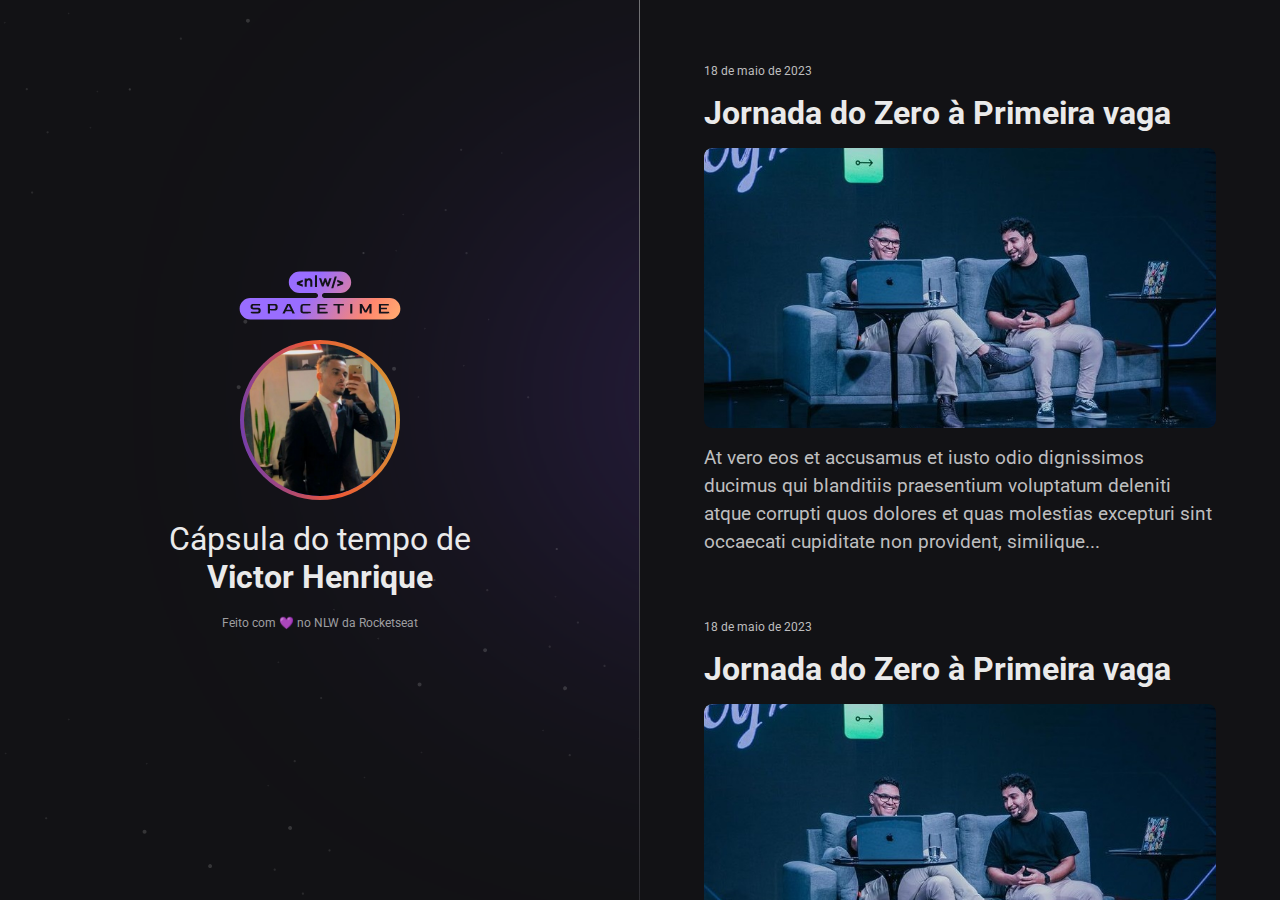
<file: index.html>
<!DOCTYPE html>
<html lang="en">
  <head>
    <meta charset="UTF-8" />
    <meta http-equiv="X-UA-Compatible" content="IE=edge" />
    <meta name="viewport" content="width=device-width, initial-scale=1.0" />
    <link rel="shortcut icon" href="./assets/favicon.png" type="image/x-icon" />
    <link rel="stylesheet" href="styles.css" />
    <title>NLW Spacetime</title>
  </head>
  <body>
    <aside>
      <img src="assets/logo.svg" alt="logo NLW Spacetime" />
      <img src="assets/victor.jpg" alt="Foto do Victor" />

      <p>
        Cápsula do tempo de <br />
        <strong>Victor Henrique</strong>
      </p>

      <span>Feito com 💜 no NLW da Rocketseat</span>
    </aside>
    <nav>
      <a
        href="https://www.youtube.com/watch?v=3nz5HkUJaVU"
        target="_blank"
        class="memory"
      >
        <small>18 de maio de 2023</small>
        <h1>Jornada do Zero à Primeira vaga</h1>
        <div>
          <img
            src="./assets/jornada.png"
            alt="Rodrigo e Mayk apresentando o evento Jornada do Zero à Primeira vaga"
          />
        </div>
        <p>
          At vero eos et accusamus et iusto odio dignissimos ducimus qui
          blanditiis praesentium voluptatum deleniti atque corrupti quos dolores
          et quas molestias excepturi sint occaecati cupiditate non provident,
          similique...
        </p>
      </a>

      <a
        href="https://www.youtube.com/watch?v=3nz5HkUJaVU"
        target="_blank"
        class="memory"
      >
        <small>18 de maio de 2023</small>
        <h1>Jornada do Zero à Primeira vaga</h1>
        <div>
          <img
            src="./assets/jornada.png"
            alt="Rodrigo e Mayk apresentando o evento Jornada do Zero à Primeira vaga"
          />
        </div>
        <p>
          At vero eos et accusamus et iusto odio dignissimos ducimus qui
          blanditiis praesentium voluptatum deleniti atque corrupti quos dolores
          et quas molestias excepturi sint occaecati cupiditate non provident,
          similique...
        </p>
      </a>

      <a
        href="https://www.youtube.com/watch?v=3nz5HkUJaVU"
        target="_blank"
        class="memory"
      >
        <small>18 de maio de 2023</small>
        <h1>Jornada do Zero à Primeira vaga</h1>
        <div>
          <img
            src="./assets/jornada.png"
            alt="Rodrigo e Mayk apresentando o evento Jornada do Zero à Primeira vaga"
          />
        </div>
        <p>
          At vero eos et accusamus et iusto odio dignissimos ducimus qui
          blanditiis praesentium voluptatum deleniti atque corrupti quos dolores
          et quas molestias excepturi sint occaecati cupiditate non provident,
          similique...
        </p>
      </a>
    </nav>
  </body>
</html>
</file>
<file: styles.css>
@import url("https://fonts.googleapis.com/css2?family=Alkatra:wght@500&family=Lato:wght@300&family=Roboto:wght@400;700&display=swap");

* {
  padding: 0;
  margin: 0;
  box-sizing: border-box;
}

:root {
  font-size: 16px;
}

::-webkit-scrollbar {
  width: 8px;
}

::-webkit-scrollbar-track {
  background-color: #2c2c31;
}

::-webkit-scrollbar-thumb {
  background-color: #9e9ea0;
}

@keyframes entering {
  from {
    opacity: 0;
    transform: translateY(-200px);
  }
  to {
    opacity: 1;
    transform: translateY(0);
  }
}

body {
  background-color: #121215;
  color: #eaeaea;
  font-family: "Roboto", sans-serif;

  display: grid;
  grid-template-areas: "profile timeline";
  grid-template-columns: 1fr 1fr;
  grid-template-rows: 100vh;
}

nav {
  padding: 64px;
  grid-area: timeline;

  overflow-y: scroll;
  animation: entering 0.7s ease-in-out;
}

.memory {
  display: flex;
  flex-direction: column;
  gap: 16px;
  text-decoration: none;
  margin-bottom: 64px;
}

.memory small {
  color: #bebebf;
  font-size: 0.75rem;
}

.memory h1 {
  font-size: 2rem;
  color: #eaeaea;
}

.memory img {
  width: 100%;
  height: 280px;
  object-fit: cover;
  border-radius: 8px;

  transition: transform 0.3s ease-in-out;
}

.memory:hover img {
  transform: scale(1.1);
}

.memory div {
  width: 100%;
  height: 280px;
  overflow: hidden;
  border-radius: 8px;
}

.memory p {
  font-size: 1.2rem;
  color: #bebebf;
  line-height: 28px;
}

aside {
  grid-area: profile;

  display: flex;
  flex-direction: column;
  align-items: center;
  justify-content: center;
  gap: 20px;

  border-right: solid 1px;
  border-image: linear-gradient(#727275, #2c2c31) 1;

  background-image: url("../assets/background.svg");
  background-position: top right;
  background-repeat: no-repeat;
  background-size: auto 100%;
}

aside * {
  animation: entering 0.7s ease-in-out;
}

aside img:nth-child(2) {
  width: 160px;
  height: 160px;
  border-radius: 50%;

  border: 4px solid transparent;
  background: linear-gradient(#d39e33, #ed5636, #633bbc) padding-box,
    linear-gradient(260deg, #d39e33, #ed5636, #633bbc) border-box;
}

aside p {
  font-size: 2rem;
  text-align: center;
}

aside span {
  font-size: 0.75rem;
  color: #9e9ea0;
}

@media (max-width: 768px) {
  :root {
    font-size: 14px;
  }

  body {
    grid-template-columns: 1fr;
    grid-template-rows: 0.2fr 0.8fr;
    grid-template-areas:
      "profile"
      "timeline";
  }

  aside {
    border: none;
    padding: 32px 12px;
  }

  nav {
    overflow-y: visible;
    padding: 22px;
  }
}
</file>
<file: css/styles.css>
@import url("https://fonts.googleapis.com/css2?family=Alkatra:wght@500&family=Lato:wght@300&family=Roboto:wght@400;700&display=swap");

* {
  padding: 0;
  margin: 0;
  box-sizing: border-box;
}

:root {
  font-size: 16px;
}

::-webkit-scrollbar {
  width: 8px;
}

::-webkit-scrollbar-track {
  background-color: #2c2c31;
}

::-webkit-scrollbar-thumb {
  background-color: #9e9ea0;
}

@keyframes entering {
  from {
    opacity: 0;
    transform: translateY(-200px);
  }
  to {
    opacity: 1;
    transform: translateY(0);
  }
}

body {
  background-color: #121215;
  color: #eaeaea;
  font-family: "Roboto", sans-serif;

  display: grid;
  grid-template-areas: "profile timeline";
  grid-template-columns: 1fr 1fr;
  grid-template-rows: 100vh;
}

nav {
  padding: 64px;
  grid-area: timeline;

  overflow-y: scroll;
  animation: entering 0.7s ease-in-out;
}

.memory {
  display: flex;
  flex-direction: column;
  gap: 16px;
  text-decoration: none;
  margin-bottom: 64px;
}

.memory small {
  color: #bebebf;
  font-size: 0.75rem;
}

.memory h1 {
  font-size: 2rem;
  color: #eaeaea;
}

.memory img {
  width: 100%;
  height: 280px;
  object-fit: cover;
  border-radius: 8px;

  transition: transform 0.3s ease-in-out;
}

.memory:hover img {
  transform: scale(1.1);
}

.memory div {
  width: 100%;
  height: 280px;
  overflow: hidden;
  border-radius: 8px;
}

.memory p {
  font-size: 1.2rem;
  color: #bebebf;
  line-height: 28px;
}

aside {
  grid-area: profile;

  display: flex;
  flex-direction: column;
  align-items: center;
  justify-content: center;
  gap: 20px;

  border-right: solid 1px;
  border-image: linear-gradient(#727275, #2c2c31) 1;

  background-image: url("../assets/background.svg");
  background-position: top right;
  background-repeat: no-repeat;
  background-size: auto 100%;
}

aside * {
  animation: entering 0.7s ease-in-out;
}

aside img:nth-child(2) {
  width: 160px;
  height: 160px;
  border-radius: 50%;

  border: 4px solid transparent;
  background: linear-gradient(#d39e33, #ed5636, #633bbc) padding-box,
    linear-gradient(260deg, #d39e33, #ed5636, #633bbc) border-box;
}

aside p {
  font-size: 2rem;
  text-align: center;
}

aside span {
  font-size: 0.75rem;
  color: #9e9ea0;
}

@media (max-width: 768px) {
  :root {
    font-size: 14px;
  }

  body {
    grid-template-columns: 1fr;
    grid-template-rows: 0.2fr 0.8fr;
    grid-template-areas:
      "profile"
      "timeline";
  }

  aside {
    border: none;
    padding: 32px 12px;
  }

  nav {
    overflow-y: visible;
    padding: 22px;
  }
}
</file>
